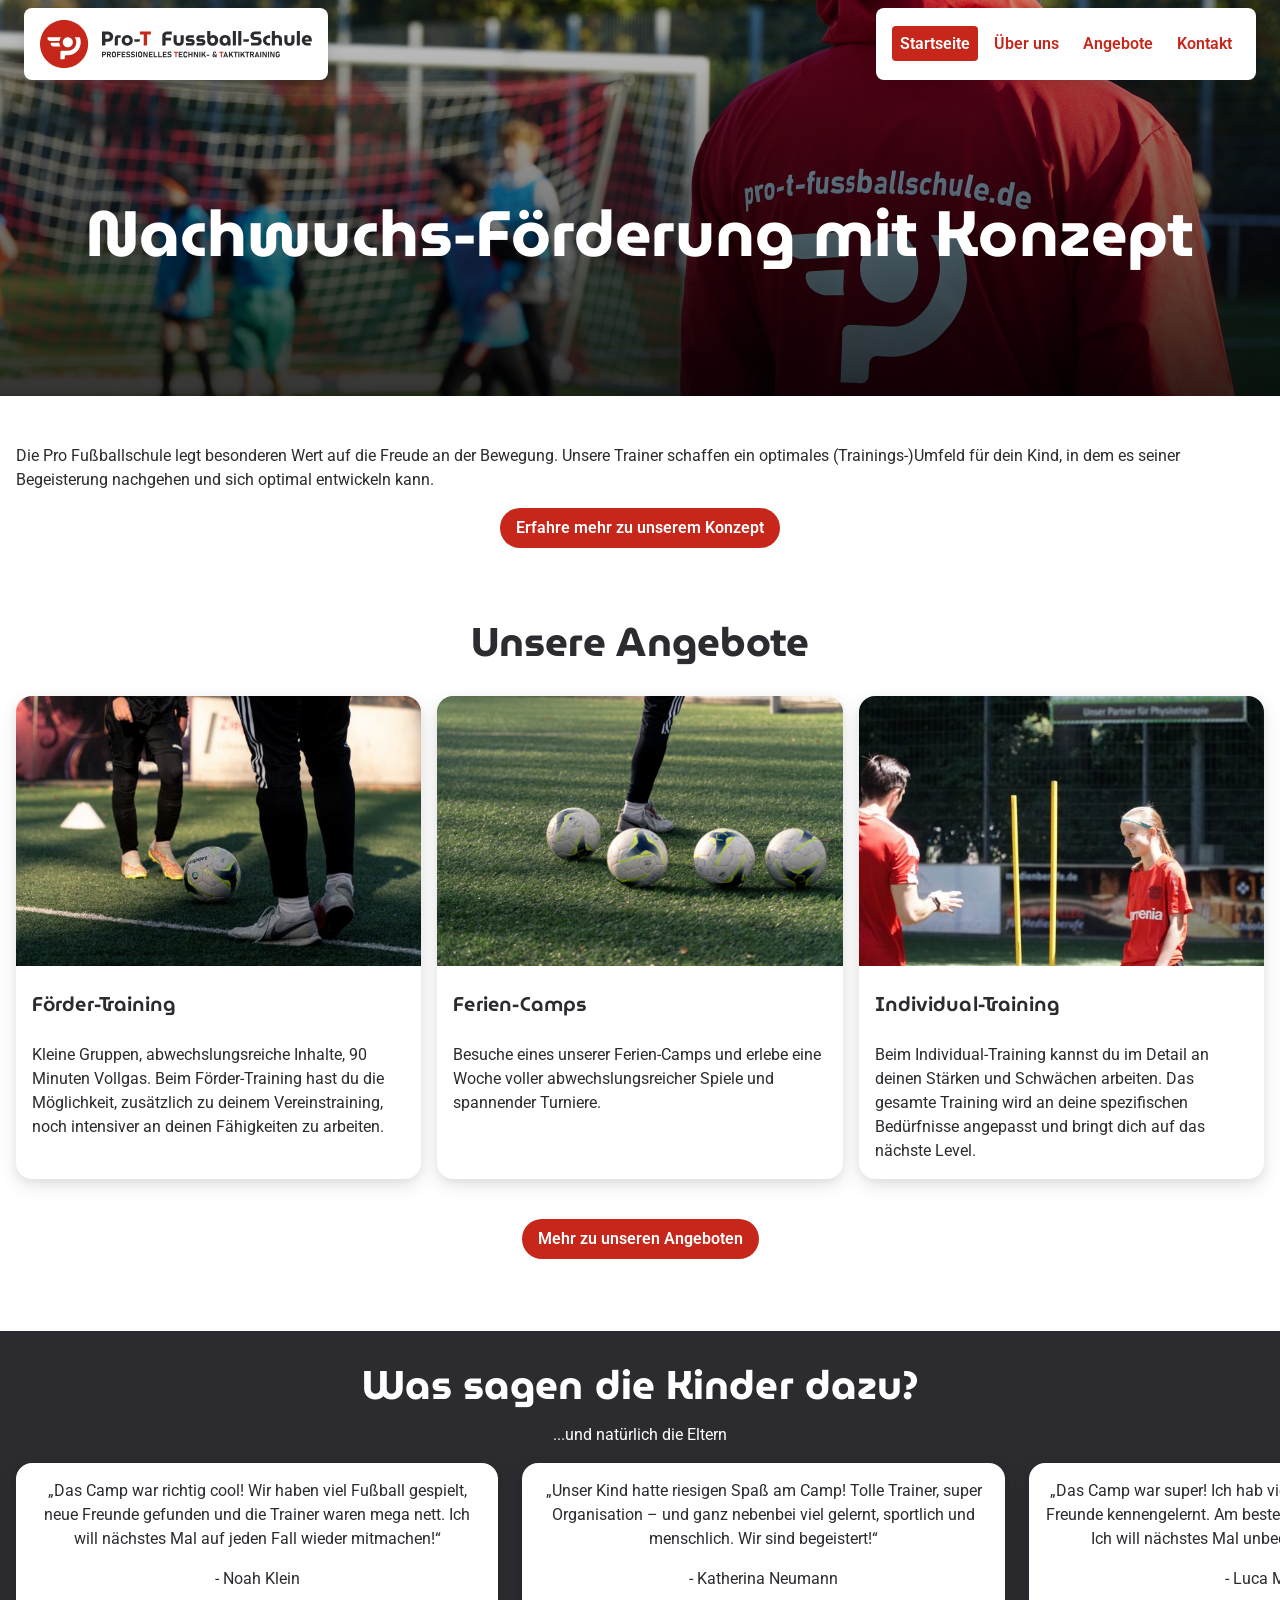
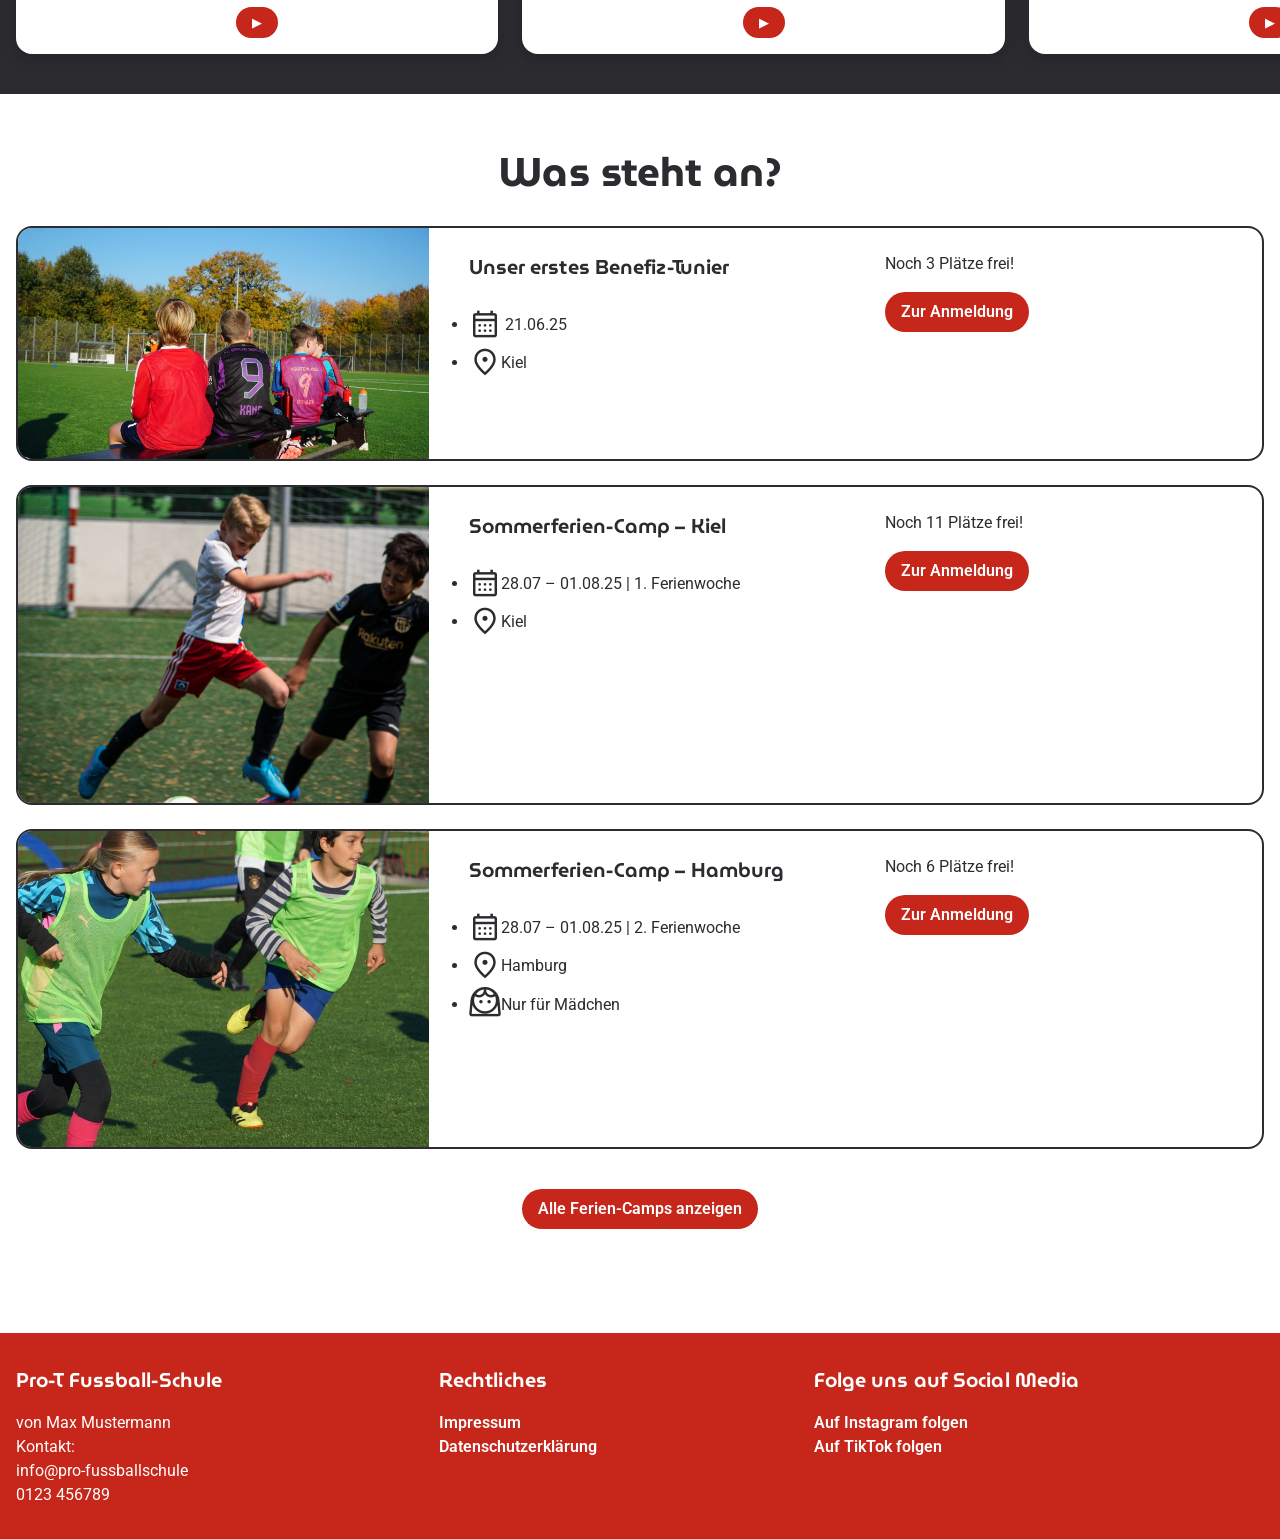
<file: index.html>
<!DOCTYPE html>
<html lang="de">

<head>
    <meta charset="UTF-8">
    <meta name="viewport" content="width=device-width, initial-scale=1.0">
    <title>Startseite</title>
    <script src="https://cdn.jsdelivr.net/npm/jquery@3.7.1/dist/jquery.min.js"></script>
    <script src="https://cdn.jsdelivr.net/npm/swiper/swiper-bundle.min.js" defer></script>
    <script src="js/carousel.js" defer></script>
    <script src="js/loader.js" defer></script>
    <script src="js/menu.js"></script>
    <script src="js/nav-current.js" defer></script>
    <!-- Google Fonts/Icons laden -->
    <link rel="preconnect" href="https://fonts.googleapis.com">
    <link rel="preconnect" href="https://fonts.gstatic.com" crossorigin>
    <link rel="stylesheet" href="https://fonts.googleapis.com/css2?family=MuseoModerno:ital,wght@0,100..900;1,100..900&family=Roboto:ital,wght@0,100..900;1,100..900&display=swap">
    <link rel="stylesheet" href="https://fonts.googleapis.com/css2?family=Material+Symbols+Outlined:opsz,wght,FILL,GRAD@40,500,0,200" />
    <!-- Meine Styles -->
    <link rel="stylesheet" href="css/main.css">
    <link rel="stylesheet" href="css/index.css">
</head>

<body>
    <header id="header"></header>

    <!-- Hero-Section -->
    <section class="hero">
        <!-- Kein Alt-Text, da Bild rein dekorativ ist, mobile Variante erarbeiten -->
        <div class="container">
            <h1>Nachwuchs-Förderung mit Konzept</h1>
        </div>
    </section>

    <!-- Info-Container -->
    <section class="container">
        <p>Die Pro Fußballschule legt besonderen Wert auf die Freude an der Bewegung. Unsere Trainer schaffen ein
            optimales (Trainings-)Umfeld für dein Kind, in dem es seiner Begeisterung nachgehen und sich optimal
            entwickeln kann.
        </p>
        <div class="horizontally-centered">
            <a href="ueber-uns.html" role="button" class="btn" aria-pressed="false">Erfahre mehr zu unserem Konzept</a>
        </div>
    </section>

    <!-- Unsere Angebote -->
    <section class="container">
        <h2>Unsere Angebote</h2>
        <div class="card-row">
            <div class="card-image">
                <img src="assets/img/foerder-training.jpg"
                    alt="Ausschnitt der Beine eines Jungen und Mannes, die mit Ball auf einem Rasen steht">
                <div class="card-content">
                    <h4>Förder-Training</h4>
                    <p>Kleine Gruppen, abwechslungsreiche Inhalte, 90 Minuten Vollgas. Beim Förder-Training hast du die
                        Möglichkeit, zusätzlich zu deinem Vereinstraining, noch intensiver an deinen Fähigkeiten zu
                        arbeiten. </p>
                </div>
            </div>
            <div class="card-image">
                <img src="assets/img/DSC02770.jpg"
                    alt="Ausschnitt der Beine eines Jungen, der neben mehreren Bällen auf einem Rasen steht">
                <div class="card-content">
                    <h4>Ferien-Camps</h4>
                    <p>Besuche eines unserer Ferien-Camps und erlebe eine Woche voller abwechslungsreicher Spiele und
                        spannender Turniere.</p>
                </div>
            </div>
            <div class="card-image">
                <img src="assets/img/individual-training.jpg"
                    alt="Ein Trainer erklärt einem Mädchen mit Trikot etwas">
                <div class="card-content">
                    <h4>Individual-Training</h4>
                    <p>Beim Individual-Training kannst du im Detail an deinen Stärken und Schwächen arbeiten. Das
                        gesamte
                        Training wird an deine spezifischen Bedürfnisse angepasst und bringt dich auf das nächste Level.
                    </p>
                </div>
            </div>
        </div>
        <div class="section-button">
            <a href="angebote.html" role="button" class="btn" aria-pressed="false">Mehr zu unseren Angeboten</a>
        </div>
    </section>

    <!-- Kundenzitate -->
    <section class="section-dark">
        <h2 class="h2-dark">Was sagen die Kinder dazu?</h2>
        <p class="subtitle-dark">...und natürlich die Eltern</p>

        <div class="carousel swiper">
            <div class="swiper-wrapper">
                <div class="swiper-slide carousel-card">
                    <blockquote>„Das Camp war richtig cool! Wir haben viel Fußball gespielt, neue Freunde gefunden und
                        die Trainer
                        waren mega nett. Ich will nächstes Mal auf jeden Fall wieder mitmachen!“</blockquote>
                    <p>- Noah Klein</p>
                    <audio id="audio1" src="assets/mp3/noah-klein.mp3"></audio>
                    <button data-audio="audio1" class="btn">▶</button>
                </div>

                <div class="swiper-slide carousel-card">
                    <blockquote>„Unser Kind hatte riesigen Spaß am Camp! Tolle Trainer, super Organisation – und ganz
                        nebenbei viel
                        gelernt, sportlich und menschlich. Wir sind begeistert!“</blockquote>
                    <p>- Katherina Neumann</p>
                    <audio id="audio2" src="assets/mp3/katherina-neumann.mp3"></audio>
                    <button data-audio="audio2" class="btn">▶</button>
                </div>

                <div class="swiper-slide carousel-card">
                    <blockquote>„Das Camp war super! Ich hab viele Tore geschossen und neue Freunde kennengelernt. Am
                        besten
                        fand ich das Abschlussspiel. Ich will nächstes Mal unbedingt wieder dabei sein!“</blockquote>
                    <p>- Luca Müller</p>
                    <audio id="audio3" src="assets/mp3/luca-müller.mp3"></audio>
                    <button data-audio="audio3" class="btn">▶</button>
                </div>

                <div class="swiper-slide carousel-card">
                    <blockquote>„Emily war jeden Tag mit Begeisterung dabei. Die Trainer haben eine tolle Mischung aus
                        Spaß, Bewegung
                        und Teamgeist vermittelt. Für uns als Eltern war es schön zu sehen, wie wohl er sich gefühlt
                        hat.“</blockquote>
                    <p>- Lara Bauer</p>
                    <audio id="audio4" src="assets/mp3/lars-bauer.mp3"></audio>
                    <button data-audio="audio4" class="btn">▶</button>
                </div>
            </div>
        </div>
    </section>

    <!-- Aktuelle Angebote -->
    <section class="container">
        <h2>Was steht an?</h2>
        <div>
            <div class="event-card">
                <img src="assets/img/DSC07088-scaled-1-768x432.jpg"
                    alt="Junhgs sitzen auf einer Bank auf einem Fußballfeld">
                <div class="card-content-middle">
                    <h4>Unser erstes Benefiz-Tunier</h4>
                    <ul>
                        <li><span class="material-symbols-outlined icon">calendar_month</span> 21.06.25</li>
                        <li><span class="material-symbols-outlined icon">location_on</span>Kiel</li>
                    </ul>
                </div>
                <div class="card-content-last">
                    <p>Noch 3 Plätze frei!</p>
                    <a href="example.de" role="button" class="btn" aria-pressed="false">Zur Anmeldung</a>
                </div>
            </div>
            <br>
            <div class="event-card">
                <img src="assets/img/DSC03278.jpg"
                    alt="Zwei Jungs laufen im Zweikampf mit dem Fußball">
                <div class="card-content-middle">
                    <h4>Sommerferien-Camp – Kiel</h4>
                    <ul>
                        <li><span class="material-symbols-outlined icon">calendar_month</span>28.07 – 01.08.25 | 1. Ferienwoche</li>
                        <li><span class="material-symbols-outlined icon">location_on</span>Kiel</li>
                    </ul>
                </div>
                <div class="card-content-last">
                    <p>Noch 11 Plätze frei!</p>
                    <a href="example.de" role="button" class="btn" aria-pressed="false">Zur Anmeldung</a>
                </div>
            </div>
            <br>
            <div class="event-card">
                <img src="assets/img/DSC07013-scaled-e173480410745-768x1365.jpg"
                    alt="Zwei Kinder laufen in eine Richtung, im Hintergrund ist ein Tor">
                <div class="card-content-middle">
                    <h4>Sommerferien-Camp – Hamburg</h4>
                    <ul>
                        <li><span class="material-symbols-outlined icon">calendar_month</span>28.07 – 01.08.25 | 2. Ferienwoche</li>
                        <li><span class="material-symbols-outlined icon">location_on</span>Hamburg</li>
                        <li><span class="material-symbols-outlined icon">face_3</span>Nur für Mädchen</li>
                    </ul>
                </div>
                <div class="card-content-last">
                    <p>Noch 6 Plätze frei!</p>
                    <a href="example.de" role="button" class="btn" aria-pressed="false">Zur Anmeldung</a>
                </div>
            </div>
        </div>
        <div class="section-button">
            <a href="angebote.html" role="button" class="btn" aria-pressed="false">Alle Ferien-Camps anzeigen</a>
        </div>
    </section>

    <footer id="footer"></footer>
</body>

</html>
</file>
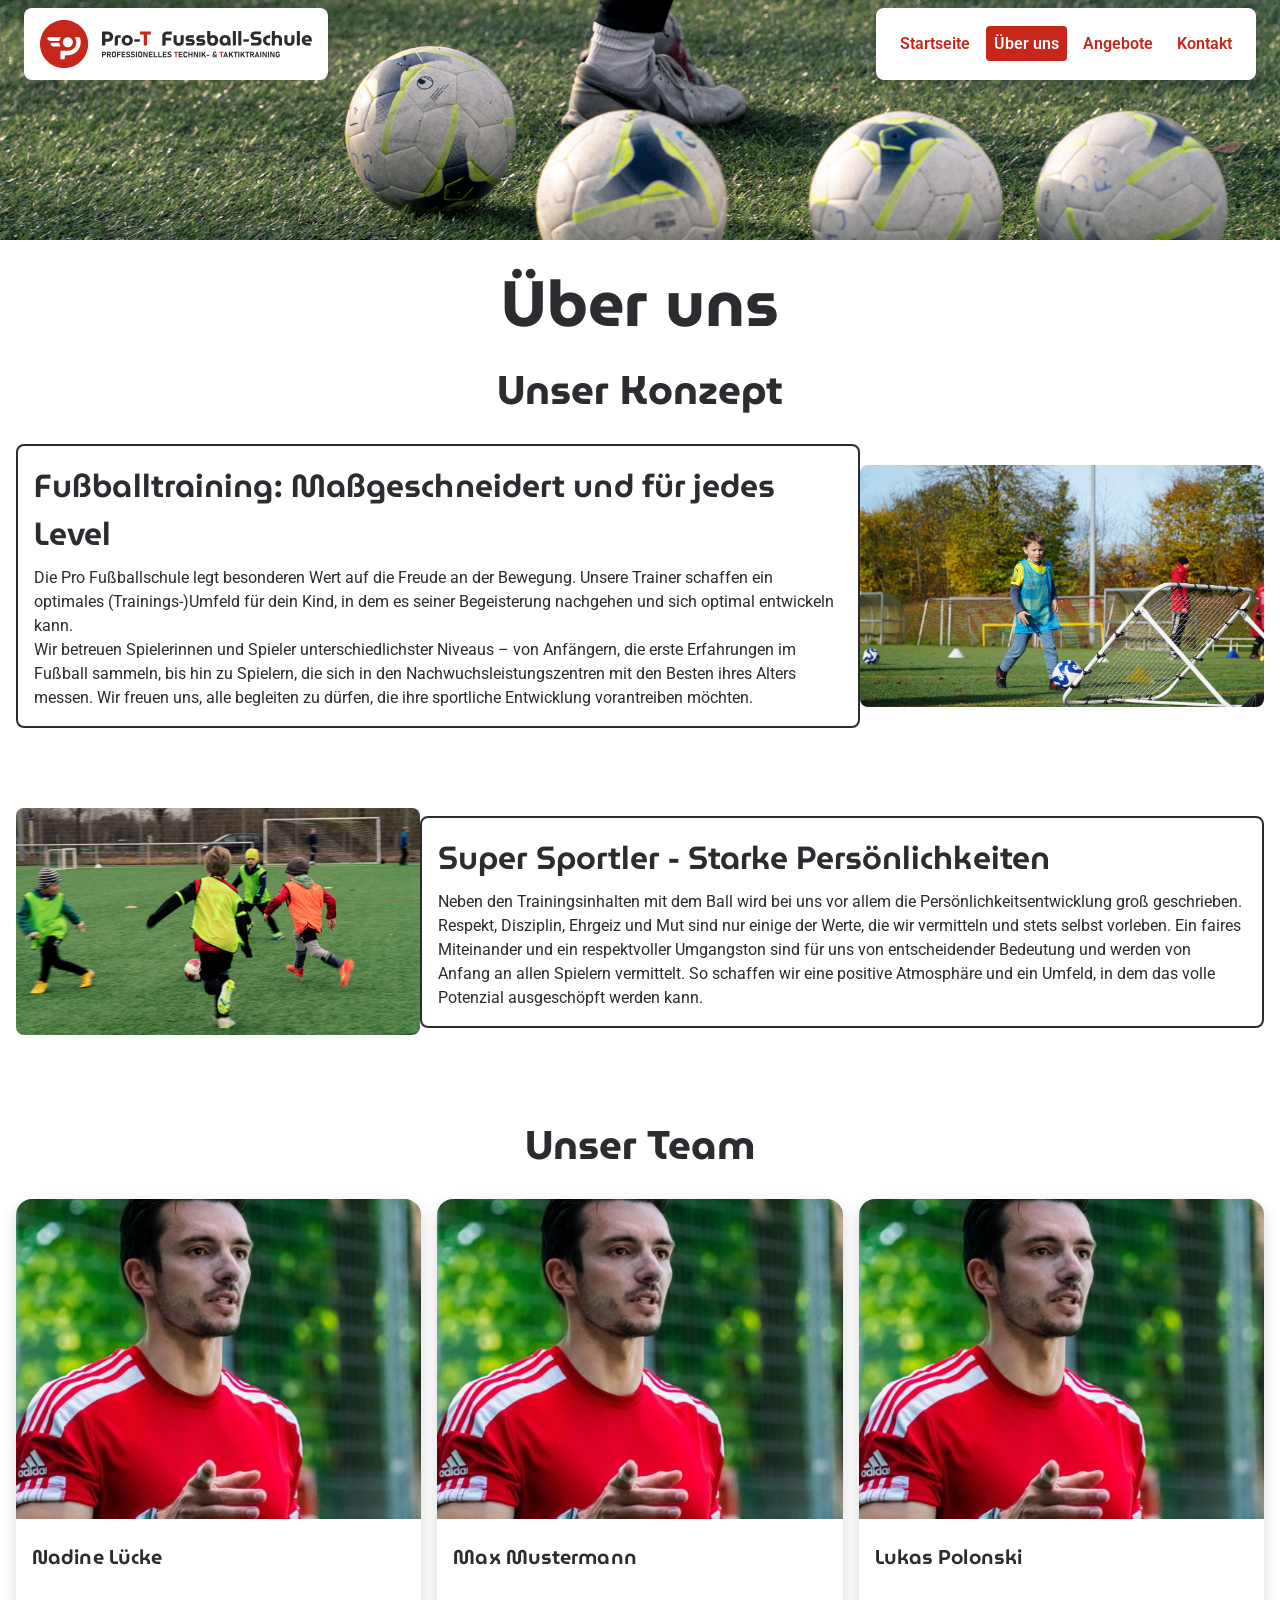
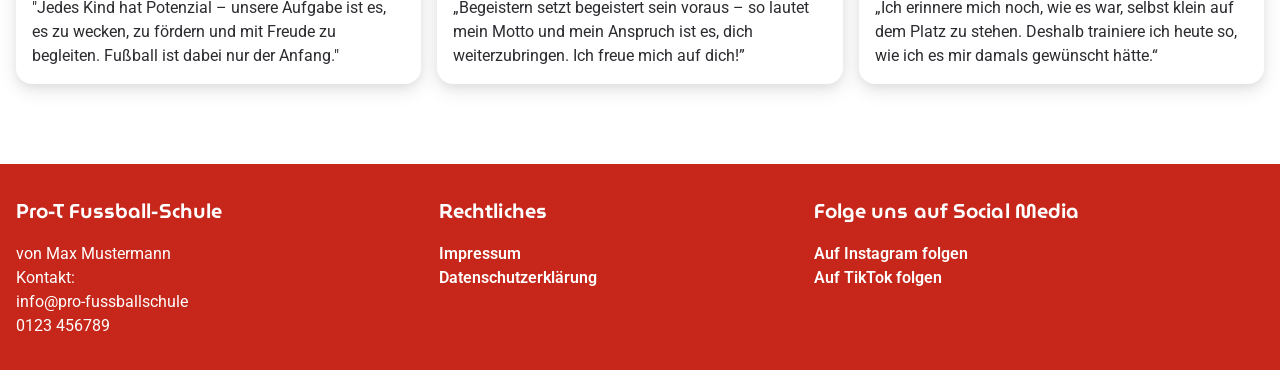
<file: ueber-uns.html>
<!DOCTYPE html>
<html lang="de">

<head>
    <meta charset="UTF-8">
    <meta name="viewport" content="width=device-width, initial-scale=1.0">
    <title>Über uns</title>
    <script src="https://cdn.jsdelivr.net/npm/jquery@3.7.1/dist/jquery.min.js"></script>
    <script src="js/loader.js" defer></script>
    <script src="js/menu.js"></script>
    <script src="js/nav-current.js" defer></script>
    <!-- Google Fonts/Icons laden -->
    <link rel="preconnect" href="https://fonts.googleapis.com">
    <link rel="preconnect" href="https://fonts.gstatic.com" crossorigin>
    <link
        href="https://fonts.googleapis.com/css2?family=MuseoModerno:ital,wght@0,100..900;1,100..900&family=Roboto:ital,wght@0,100..900;1,100..900&display=swap"
        rel="stylesheet">
    <link rel="stylesheet" href="https://fonts.googleapis.com/icon?family=Material+Icons">
    <!-- Meine Styles -->
    <link rel="stylesheet" href="css/main.css">
    <link rel="stylesheet" href="css/ueber-uns.css">
</head>

<body>
    <header id="header"></header>
    <section class="intro-image">
        <img src="assets/img/DSC02770.jpg"
            alt="Ausschnitt der Beine eines Jungen, der neben mehreren Bällen auf einem Rasen steht">
    </section>

    <h1>Über uns</h1>

<!-- Konzept -->
    <section>
        <h2>Unser Konzept</h2>
        <article class="article-row">
            <div class="panel">
                <h3>Fußballtraining: Maßgeschneidert und für jedes Level</h3>
                <p>Die Pro Fußballschule legt besonderen Wert auf die Freude an der Bewegung. Unsere Trainer schaffen
                    ein optimales (Trainings-)Umfeld für dein Kind, in dem es seiner Begeisterung nachgehen und sich
                    optimal entwickeln kann.</p>
                <p>Wir betreuen Spielerinnen und Spieler unterschiedlichster Niveaus – von Anfängern, die erste
                    Erfahrungen im Fußball sammeln, bis hin zu Spielern, die sich in den Nachwuchsleistungszentren mit
                    den Besten ihres Alters messen. Wir freuen uns, alle begleiten zu dürfen, die ihre sportliche
                    Entwicklung vorantreiben möchten.</p>
            </div>
            <div class="article-image">
                <img src="assets/img/DSC07794-scaled-1-scaled.jpg"
                    alt="Ein Junge mit einem Ball zu einem Ballabpraller">
            </div>
        </article>
        <article class="article-row">
            <div class="article-image">
                <img src="assets/img/DSC04946-scaled.jpg"
                    alt="Vier Jungs rennen in Richtung Ball">
            </div>
            <div class="panel">
                <h3>Super Sportler - Starke Persönlichkeiten</h3>
                <p>Neben den Trainingsinhalten mit dem Ball wird bei uns vor allem die Persönlichkeitsentwicklung groß
                    geschrieben. Respekt, Disziplin, Ehrgeiz und Mut sind nur einige der Werte, die wir vermitteln und
                    stets selbst vorleben. Ein faires Miteinander und ein respektvoller Umgangston sind für uns von
                    entscheidender Bedeutung und werden von Anfang an allen Spielern vermittelt. So schaffen wir eine
                    positive Atmosphäre und ein Umfeld, in dem das volle Potenzial ausgeschöpft werden kann.</p>
            </div>
        </article>
    </section>

<!-- Team -->
    <section class="container">
        <h2>Unser Team</h2>
        <div class="card-row">
            <div class="card-image">
                <img id="team-profile" src="assets/img/über-uns2.jpg"
                    alt="Trainer in rotem Trikot">
                <div class="card-content">
                    <h4>Nadine Lücke</h4>
                    <p>"Jedes Kind hat Potenzial – unsere Aufgabe ist es, es zu wecken, zu fördern und mit Freude zu
                        begleiten. Fußball ist dabei nur der Anfang."</p>
                </div>
            </div>
            <div class="card-image">
                <img id="team-profile" src="assets/img/über-uns2.jpg"
                    alt="Trainer in rotem Trikot">
                <div class="card-content">
                    <h4>Max Mustermann</h4>
                    <p>„Begeistern setzt begeistert sein voraus – so lautet mein Motto und mein Anspruch ist es, dich
                        weiterzubringen. Ich freue mich auf dich!”</p>
                </div>
            </div>
            <div class="card-image">
                <img id="team-profile" src="assets/img/über-uns2.jpg"
                    alt="Trainer in rotem Trikot">
                <div class="card-content">
                    <h4>Lukas Polonski</h4>
                    <p>„Ich erinnere mich noch, wie es war, selbst klein auf dem Platz zu stehen. Deshalb trainiere ich
                        heute so, wie ich es mir damals gewünscht hätte.“
                    </p>
                </div>
            </div>
        </div>
    </section>
    <footer id="footer"></footer>
</body>

</html>
</file>
<file: css/main.css>
@import url("base.css");
@import url("layout.css");
@import url("components.css");
</file>
<file: css/index.css>
.hero {
    background-image: linear-gradient(rgba(0,0,0,0.2), rgba(0,0,0,0.8)),url('../assets/img/DSC07056-scaled-1-scaled.jpg');
    background-size: cover;
    background-position: center;
    background-repeat: no-repeat;
    height: 44vh;
    display: flex;
    align-items: center;
    justify-content: flex-end;
    text-align: center;

    & .container {
        padding: 5rem var(--space-8) 0 var(--space-8);
    }

        & h1 {
            color: var(--foreground-light);
        }
}

.section-button{
    display: flex;
    justify-content: center;
    align-items: center;
    padding: var(--space-3);
}

.panel {
    display: flex;
    gap: var(--space-2);
    background-color: var(--foreground-light);
    border: 1px solid var(--foreground-dark);
    border-radius: 20px;
}

.horizontally-centered {
    margin: 0 auto 0 auto;
}
</file>
<file: css/ueber-uns.css>
#team-profile {
    min-height: 20rem;
}
</file>
